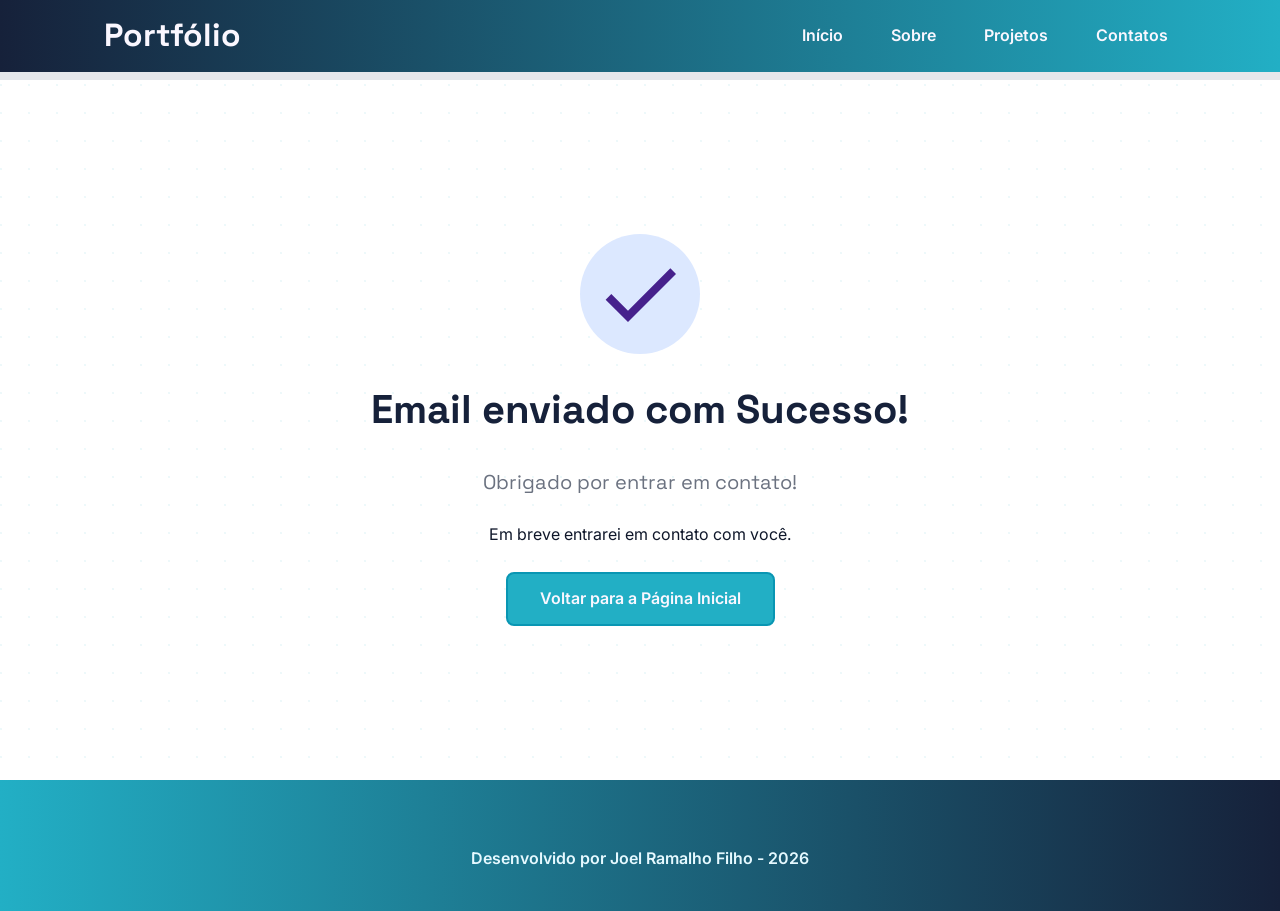
<file: success.html>
<!DOCTYPE html>
<html lang="pt-br">

<head>
    <!-- Fontes do Google -->
    <link rel="preconnect" href="https://fonts.googleapis.com">
    <link rel="preconnect" href="https://fonts.gstatic.com" crossorigin>

      <!-- Fontes do Google - Space Grotesk / Inter -->
     <link href="https://fonts.googleapis.com/css2?family=Space+Grotesk:wght@600;700&family=Inter:wght@400;500;600&display=swap" rel="stylesheet">

    <meta charset="UTF-8">

    <meta name="viewport" content="width=device-width, initial-scale=1.0">

    <meta name="author" content="Joel Ramalho Filho">
    <meta name="description" content="Portfólio de Joel Ramalho Filho, 
                desenvolvedor Full Stack especializado em criar experiências 
                digitais incríveis. Conheça meus projetos e entre em contato.">
    <meta name="robots" content="index, follow">

    <link rel="icon" type="image/svg+xml" href="./assets/img/favicon.svg">

    <!-- CSS principale da página -->
    <link rel="stylesheet" href="./assets/css/styles.css">

    <title>Portfólio do Joel Ramalho Filho</title>
</head>

<body>
    <!-- Cabeçalho da página -->
    <header>
        <div class="menu-content">
            <!-- Título do cabeçalho -->
            <a href="index.html" id="titulo"> Portfólio</a>
            <!-- Navegação -->
            <nav>
                <ul class="menu-list">
                    <li><a href="index.html#hero">Início</a></li>
                    <li><a href="index.html#about">Sobre</a></li>
                    <li><a href="index.html#projects">Projetos</a></li>
                    <li><a href="index.html#contact">Contatos</a></li>

                </ul>
            </nav>
        </div>
    </header>
    <!-- Seção Principal da Página (main) -->
    <main>
        <!-- Mensagem de Sucesso -->
        <section class="success-container">
            <article class="success-content">
                <figure class="success-icon">
                    <img src="./assets/img/success.svg" alt="Ilustração de sucesso" class="float-animation">
                </figure>
                <h1>Email enviado com Sucesso!</h1>
                <h2>Obrigado por entrar em contato!</h2>
                <p>Em breve entrarei em contato com você.</p>
                <a class="botao" href="index.html">Voltar para a Página Inicial</a>
            </article>
        </section>

    </main>
    <!-- Rodapé da Página -->
    <footer>
        <br>
        Desenvolvido por Joel Ramalho Filho - 2026
    </footer>

</body>

</html>
</file>
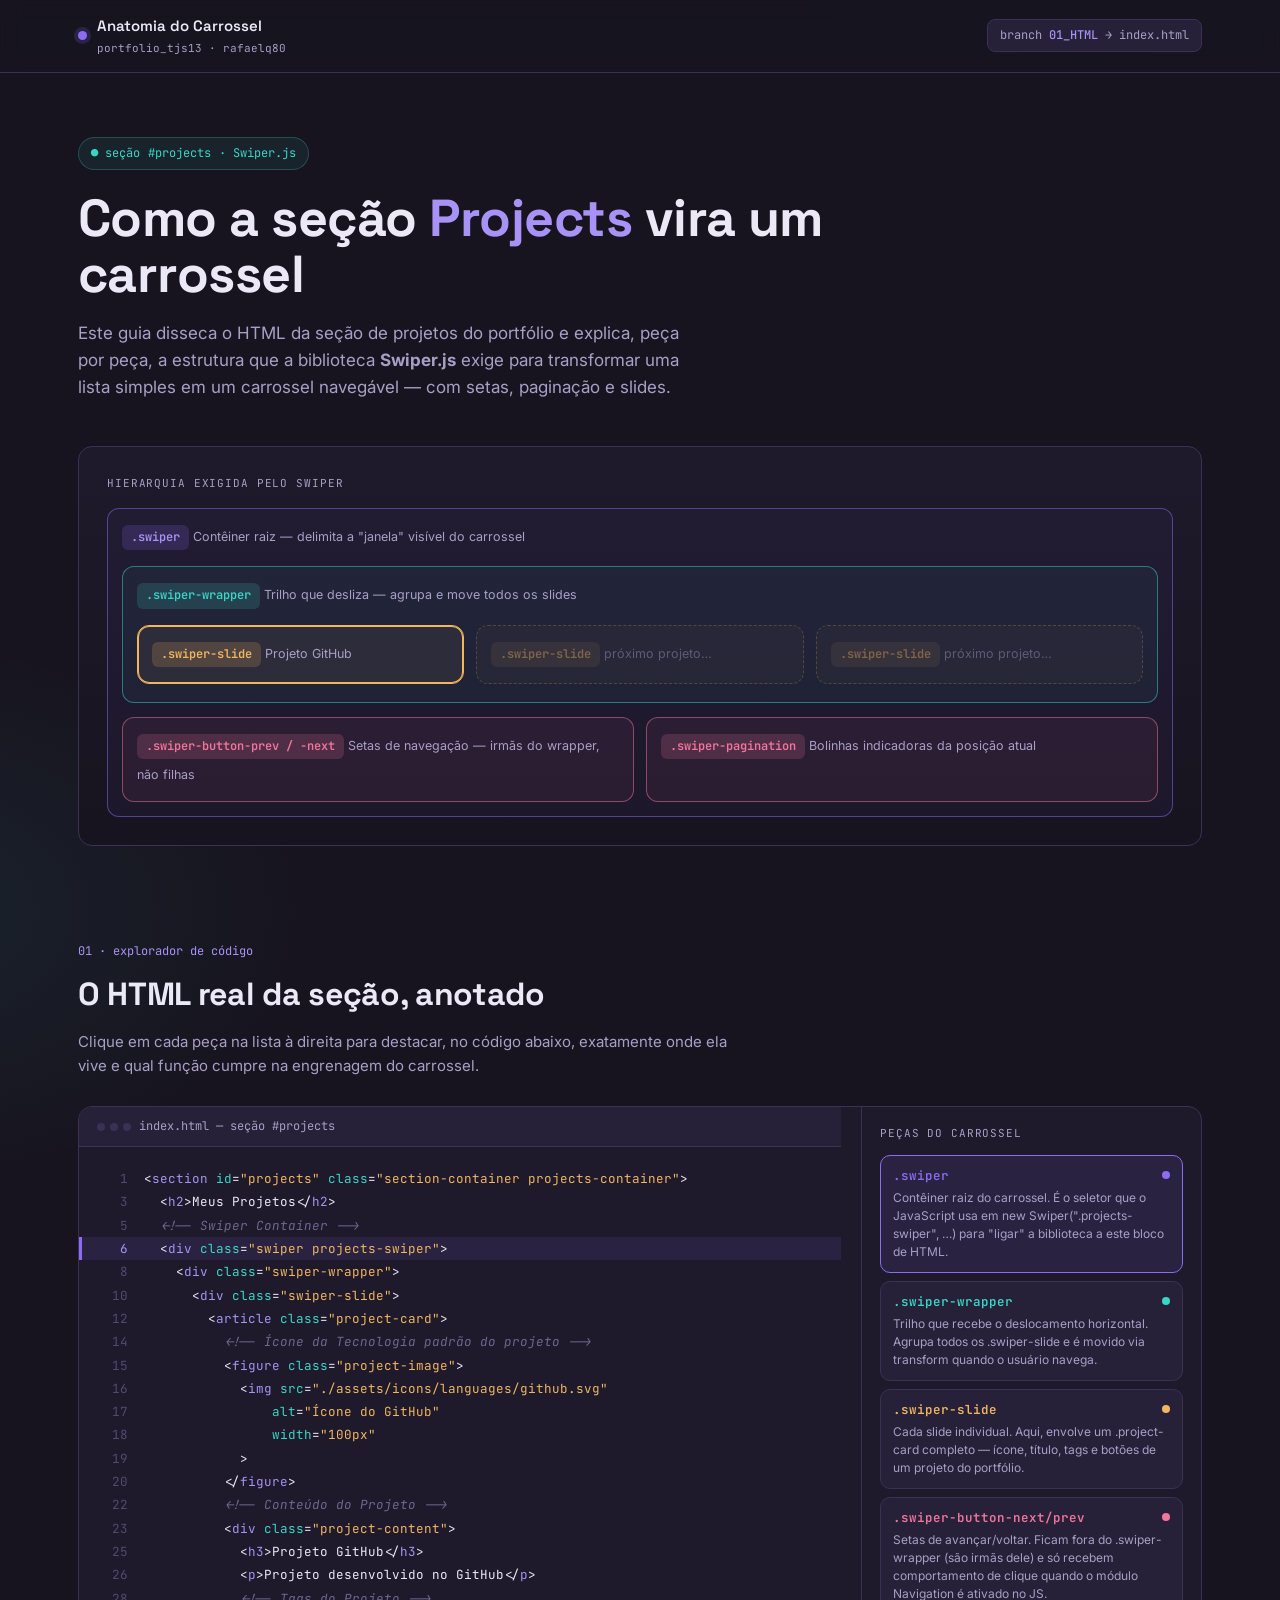
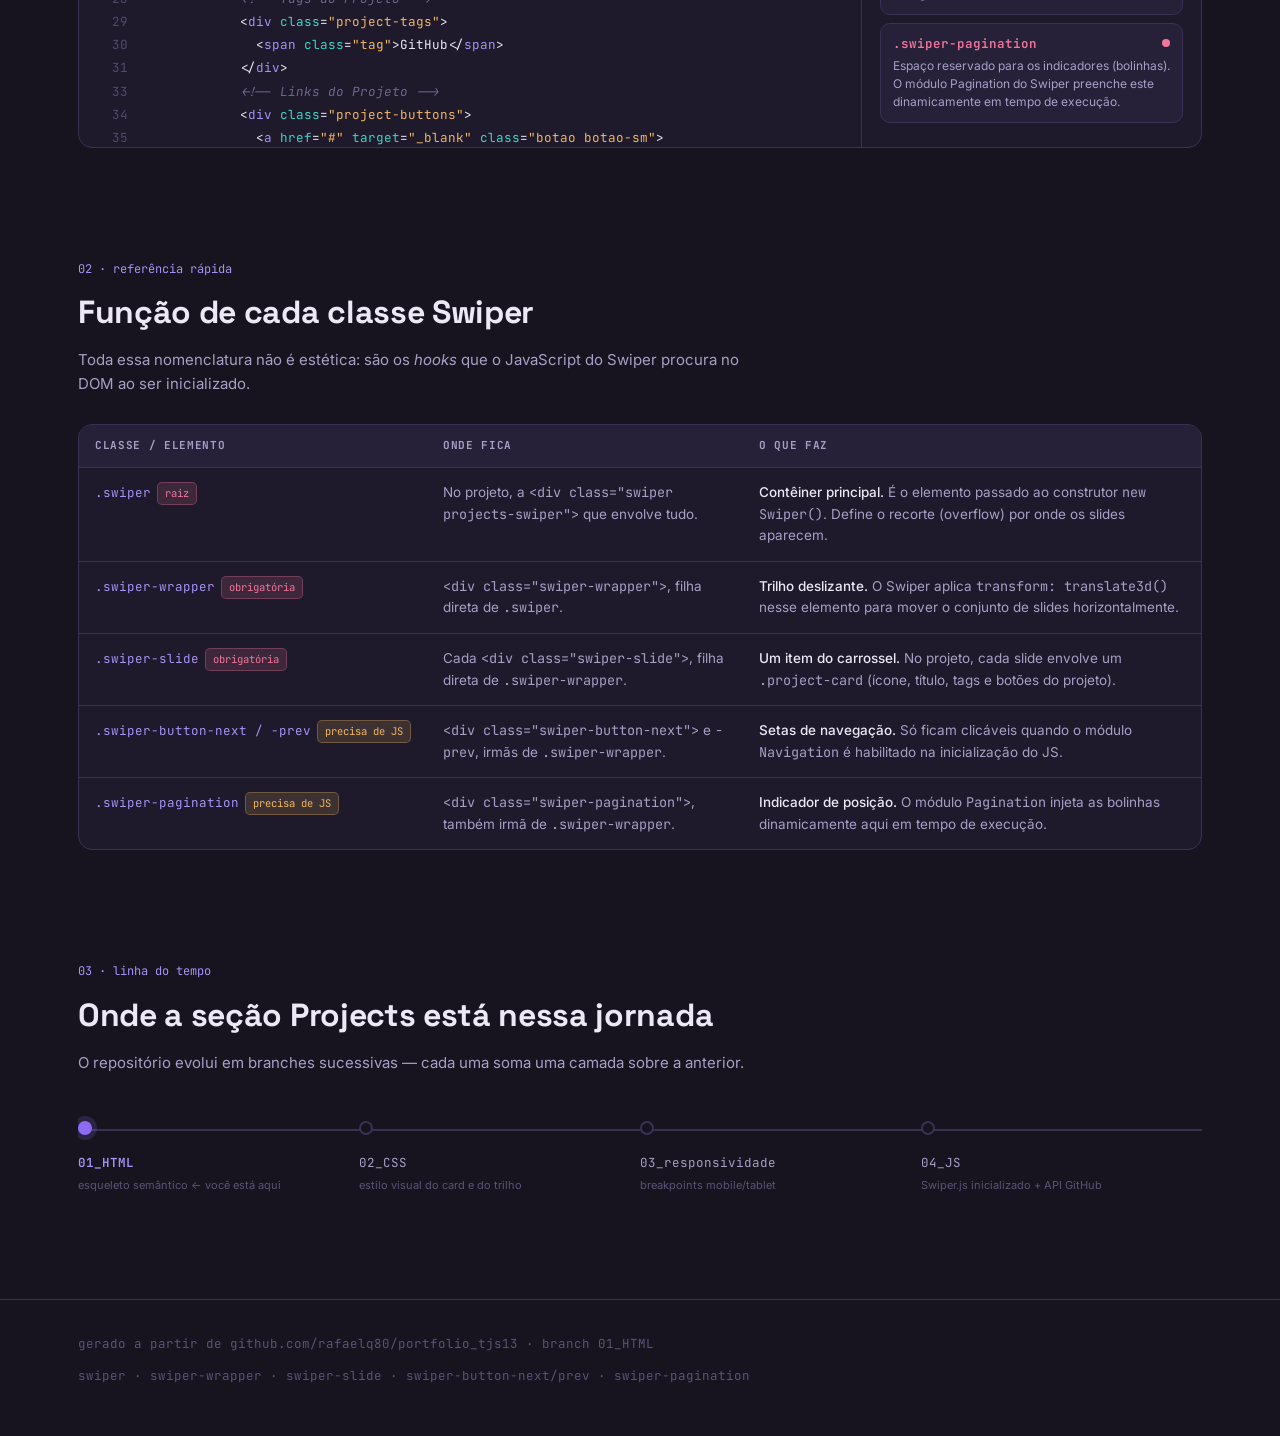
<file: assets/docs/swiper.html>
<!DOCTYPE html>
<html lang="pt-br">
<head>
<meta charset="UTF-8">
<meta name="viewport" content="width=device-width, initial-scale=1.0">
<title>Anatomia do Carrossel Swiper — Seção Projects</title>
<link rel="preconnect" href="https://fonts.googleapis.com">
<link rel="preconnect" href="https://fonts.gstatic.com" crossorigin>
<link href="https://fonts.googleapis.com/css2?family=Space+Grotesk:wght@500;600;700&family=Inter:wght@400;500;600&family=JetBrains+Mono:wght@400;500;600&display=swap" rel="stylesheet">
<style>
  :root{
    --bg: #17141f;
    --bg-soft: #1e1a2b;
    --surface: #262038;
    --surface-2: #2e2745;
    --line: #3a3155;
    --violet: #8b6cf2;
    --violet-soft: #a892f6;
    --slate: #8c86ab;
    --teal: #38d6c6;
    --amber: #f2b661;
    --rose: #f2769b;
    --text: #ece9f7;
    --text-dim: #a89fc7;
    --code-tag: #a892f6;
    --code-attr: #38d6c6;
    --code-str: #f2b661;
    --code-comment: #6e6690;
    --radius: 14px;
    --mono: 'JetBrains Mono', ui-monospace, monospace;
    --display: 'Space Grotesk', sans-serif;
    --body: 'Inter', sans-serif;
  }

  *{box-sizing:border-box;}
  html{scroll-behavior:smooth;}
  body{
    margin:0;
    background:
      radial-gradient(1000px 600px at 85% -10%, rgba(139,108,242,.16), transparent 60%),
      radial-gradient(800px 500px at -10% 30%, rgba(56,214,198,.08), transparent 55%),
      var(--bg);
    color:var(--text);
    font-family:var(--body);
    line-height:1.6;
    -webkit-font-smoothing:antialiased;
  }

  @media (prefers-reduced-motion: reduce){
    html{scroll-behavior:auto;}
    *{animation:none !important; transition:none !important;}
  }

  h1,h2,h3{font-family:var(--display); margin:0; letter-spacing:-.01em;}
  code, pre, .mono{font-family:var(--mono);}
  a{color:inherit;}

  .wrap{max-width:1180px; margin:0 auto; padding:0 28px;}

  /* ---------- TOPBAR ---------- */
  .topbar{
    position:sticky; top:0; z-index:50;
    backdrop-filter:blur(10px);
    background:rgba(23,20,31,.85);
    border-bottom:1px solid var(--line);
  }
  .topbar .wrap{display:flex; align-items:center; justify-content:space-between; padding:14px 28px;}
  .brand{display:flex; align-items:center; gap:10px; font-family:var(--display); font-weight:600; font-size:15px;}
  .brand .dot{width:9px; height:9px; border-radius:50%; background:var(--violet); box-shadow:0 0 0 4px rgba(139,108,242,.18);}
  .brand small{display:block; color:var(--text-dim); font-family:var(--mono); font-weight:400; font-size:11px; margin-top:2px;}
  .path{font-family:var(--mono); font-size:12px; color:var(--text-dim); background:var(--surface); padding:6px 12px; border-radius:8px; border:1px solid var(--line);}
  .path b{color:var(--violet-soft); font-weight:500;}

  /* ---------- HERO ---------- */
  .hero{padding:64px 0 40px;}
  .eyebrow{
    display:inline-flex; align-items:center; gap:8px;
    font-family:var(--mono); font-size:12px; color:var(--teal);
    background:rgba(56,214,198,.08); border:1px solid rgba(56,214,198,.25);
    padding:6px 12px; border-radius:999px; margin-bottom:20px;
  }
  .hero h1{font-size:clamp(32px,4.4vw,52px); line-height:1.08; max-width:780px;}
  .hero h1 span{color:var(--violet-soft);}
  .hero p.lead{max-width:620px; color:var(--text-dim); font-size:17px; margin-top:18px;}

  /* ---------- DIAGRAM (signature element) ---------- */
  .diagram{
    margin-top:44px; border:1px solid var(--line); border-radius:var(--radius);
    background:linear-gradient(180deg, var(--bg-soft), var(--bg));
    padding:28px; overflow-x:auto;
  }
  .diagram-label{font-family:var(--mono); font-size:11px; color:var(--text-dim); margin-bottom:16px; text-transform:uppercase; letter-spacing:.08em;}
  .stack{min-width:640px;}
  .box{border-radius:12px; border:1.5px solid; padding:14px; position:relative; transition:transform .18s ease, box-shadow .18s ease;}
  .box:hover{transform:translateY(-2px);}
  .box .tag{
    font-family:var(--mono); font-size:12px; font-weight:600; display:inline-flex; align-items:center; gap:6px;
    padding:3px 9px; border-radius:6px; margin-bottom:2px;
  }
  .box .desc{font-size:12.5px; color:var(--text-dim); margin-top:4px;}
  .box.swiper{border-color:rgba(139,108,242,.5); background:rgba(139,108,242,.05);}
  .box.swiper > .tag{background:rgba(139,108,242,.18); color:var(--violet-soft);}
  .box.wrapper{border-color:rgba(56,214,198,.5); background:rgba(56,214,198,.05); margin-top:14px;}
  .box.wrapper > .tag{background:rgba(56,214,198,.16); color:var(--teal);}
  .slides-row{display:flex; gap:12px; margin-top:14px; overflow-x:auto; padding-bottom:4px;}
  .box.slide{border-color:rgba(242,182,97,.5); background:rgba(242,182,97,.06); min-width:150px; flex:1;}
  .box.slide > .tag{background:rgba(242,182,97,.18); color:var(--amber);}
  .box.slide.active-repo{border-color:var(--amber); box-shadow:0 0 0 1px var(--amber) inset;}
  .box.slide.ghost{opacity:.45; border-style:dashed;}
  .siblings-row{display:flex; gap:12px; margin-top:14px;}
  .box.nav{border-color:rgba(242,118,155,.5); background:rgba(242,118,155,.06); flex:1;}
  .box.nav > .tag{background:rgba(242,118,155,.18); color:var(--rose);}
  .box.pagination{border-color:rgba(242,118,155,.5); background:rgba(242,118,155,.06); flex:1;}
  .box.pagination > .tag{background:rgba(242,118,155,.18); color:var(--rose);}

  /* ---------- SECTION HEADERS ---------- */
  .section{padding:56px 0;}
  .section-head{margin-bottom:28px; max-width:680px;}
  .section-head .kicker{font-family:var(--mono); font-size:12px; color:var(--violet-soft); margin-bottom:8px;}
  .section-head h2{font-size:clamp(24px,3vw,32px);}
  .section-head p{color:var(--text-dim); margin-top:10px; font-size:15px;}

  /* ---------- EXPLORER (interactive signature) ---------- */
  .explorer{
    display:grid; grid-template-columns:1fr 340px; gap:20px;
    border:1px solid var(--line); border-radius:var(--radius); overflow:hidden;
    background:var(--bg-soft);
  }
  @media (max-width:880px){ .explorer{grid-template-columns:1fr;} }

  .code-pane{padding:0; overflow:auto; max-height:640px;}
  .code-pane .file-tab{
    display:flex; align-items:center; gap:8px; padding:10px 18px; font-family:var(--mono); font-size:12px;
    color:var(--text-dim); border-bottom:1px solid var(--line); background:var(--surface); position:sticky; top:0;
  }
  .file-tab .dots{display:flex; gap:5px;}
  .file-tab .dots span{width:8px; height:8px; border-radius:50%; background:var(--line);}
  pre.code{margin:0; padding:20px 0; font-size:12.6px; line-height:1.85;}
  .line{display:flex; padding:0 18px; border-left:3px solid transparent; cursor:default; white-space:pre;}
  .line .ln{width:28px; flex:none; color:#514a70; user-select:none; text-align:right; margin-right:16px;}
  .line .code-text{white-space:pre-wrap; word-break:break-word;}
  .line.hl{background:rgba(139,108,242,.1); border-left-color:var(--violet);}
  .line.hl .ln{color:var(--violet-soft);}
  .tk-tag{color:var(--code-tag);}
  .tk-attr{color:var(--code-attr);}
  .tk-str{color:var(--code-str);}
  .tk-comment{color:var(--code-comment); font-style:italic;}
  .tk-punc{color:#7a7396;}

  .legend{border-left:1px solid var(--line); padding:18px; overflow:auto; max-height:640px;}
  .legend-title{font-family:var(--mono); font-size:11px; text-transform:uppercase; letter-spacing:.08em; color:var(--text-dim); margin-bottom:12px;}
  .chip{
    display:block; width:100%; text-align:left; background:var(--surface); border:1px solid var(--line);
    border-radius:10px; padding:11px 12px; margin-bottom:8px; cursor:pointer; color:var(--text);
    font-family:var(--body); font-size:13px; transition:border-color .15s ease, background .15s ease;
  }
  .chip .chip-top{display:flex; align-items:center; justify-content:space-between; gap:8px;}
  .chip .chip-name{font-family:var(--mono); font-size:12.5px; font-weight:600;}
  .chip .chip-fn{display:block; margin-top:5px; color:var(--text-dim); font-size:12px; line-height:1.5;}
  .chip.active{border-color:var(--violet); background:rgba(139,108,242,.1);}
  .chip.active .chip-name{color:var(--violet-soft);}
  .chip .swatch{width:8px; height:8px; border-radius:50%; flex:none;}

  /* ---------- TABLE ---------- */
  .table-card{border:1px solid var(--line); border-radius:var(--radius); overflow:hidden; background:var(--bg-soft);}
  table{width:100%; border-collapse:collapse; font-size:13.5px;}
  thead th{
    text-align:left; font-family:var(--mono); font-size:11px; text-transform:uppercase; letter-spacing:.06em;
    color:var(--text-dim); background:var(--surface); padding:12px 16px; border-bottom:1px solid var(--line);
  }
  tbody td{padding:14px 16px; border-bottom:1px solid var(--line); vertical-align:top; color:var(--text-dim);}
  tbody tr:last-child td{border-bottom:none;}
  tbody td.cls{font-family:var(--mono); color:var(--violet-soft); font-size:12.5px; white-space:nowrap;}
  tbody td strong{color:var(--text); font-weight:500;}
  .badge{display:inline-block; font-family:var(--mono); font-size:10.5px; padding:2px 7px; border-radius:5px; margin-left:6px;}
  .badge.required{background:rgba(242,118,155,.15); color:var(--rose); border:1px solid rgba(242,118,155,.3);}
  .badge.needs-js{background:rgba(242,182,97,.15); color:var(--amber); border:1px solid rgba(242,182,97,.3);}

  /* ---------- CALLOUT ---------- */
  .callout{
    display:flex; gap:14px; border:1px solid rgba(242,182,97,.35); background:rgba(242,182,97,.06);
    border-radius:var(--radius); padding:20px 22px; margin-top:20px;
  }
  .callout .icon{font-size:20px; flex:none; margin-top:2px;}
  .callout h3{font-size:15px; margin-bottom:6px; color:var(--amber); font-family:var(--body); font-weight:600;}
  .callout p{margin:0; color:var(--text-dim); font-size:13.5px;}
  .callout code{background:var(--surface); padding:1px 6px; border-radius:4px; color:var(--code-str); font-size:12px;}

  .callout.bug{border-color:rgba(139,108,242,.35); background:rgba(139,108,242,.06);}
  .callout.bug h3{color:var(--violet-soft);}

  /* ---------- ROADMAP ---------- */
  .roadmap{display:flex; gap:0; margin-top:8px; overflow-x:auto;}
  .stop{flex:1; min-width:150px; position:relative; padding:18px 16px 18px 0;}
  .stop::before{content:""; position:absolute; top:26px; left:0; right:-0px; height:2px; background:var(--line);}
  .stop:first-child::before{left:0;}
  .stop .node{
    width:14px; height:14px; border-radius:50%; background:var(--bg); border:2px solid var(--line);
    position:relative; z-index:2; margin-bottom:14px;
  }
  .stop.current .node{border-color:var(--violet); background:var(--violet); box-shadow:0 0 0 5px rgba(139,108,242,.18);}
  .stop .name{font-family:var(--mono); font-size:12.5px; color:var(--text-dim);}
  .stop.current .name{color:var(--violet-soft); font-weight:600;}
  .stop .tag2{display:block; font-size:11px; color:#5a5378; margin-top:3px;}

  footer{border-top:1px solid var(--line); padding:34px 0 50px; margin-top:30px;}
  footer .wrap{display:flex; justify-content:space-between; align-items:center; flex-wrap:wrap; gap:12px;}
  footer p{margin:0; color:#5a5378; font-size:12.5px; font-family:var(--mono);}

  ::selection{background:rgba(139,108,242,.35);}
  ::-webkit-scrollbar{height:8px; width:8px;}
  ::-webkit-scrollbar-thumb{background:var(--line); border-radius:8px;}
</style>
</head>
<body>

  <div class="topbar">
    <div class="wrap">
      <div class="brand">
        <span class="dot"></span>
        <div>
          Anatomia do Carrossel
          <small>portfolio_tjs13 · rafaelq80</small>
        </div>
      </div>
      <div class="path">branch <b>01_HTML</b> → <span id="pathFile">index.html</span></div>
    </div>
  </div>

  <header class="hero">
    <div class="wrap">
      <span class="eyebrow">● seção <code>#projects</code> · Swiper.js</span>
      <h1>Como a seção <span>Projects</span> vira um carrossel</h1>
      <p class="lead">Este guia disseca o HTML da seção de projetos do portfólio e explica, peça por peça, a estrutura que a biblioteca <strong>Swiper.js</strong> exige para transformar uma lista simples em um carrossel navegável — com setas, paginação e slides.</p>

      <div class="diagram">
        <div class="diagram-label">Hierarquia exigida pelo Swiper</div>
        <div class="stack">
          <div class="box swiper">
            <span class="tag">.swiper</span>
            <span class="desc">Contêiner raiz — delimita a "janela" visível do carrossel</span>

            <div class="box wrapper">
              <span class="tag">.swiper-wrapper</span>
              <span class="desc">Trilho que desliza — agrupa e move todos os slides</span>

              <div class="slides-row">
                <div class="box slide active-repo">
                  <span class="tag">.swiper-slide</span>
                  <span class="desc">Projeto GitHub</span>
                </div>
                <div class="box slide ghost">
                  <span class="tag">.swiper-slide</span>
                  <span class="desc">próximo projeto…</span>
                </div>
                <div class="box slide ghost">
                  <span class="tag">.swiper-slide</span>
                  <span class="desc">próximo projeto…</span>
                </div>
              </div>
            </div>

            <div class="siblings-row">
              <div class="box nav">
                <span class="tag">.swiper-button-prev / -next</span>
                <span class="desc">Setas de navegação — irmãs do wrapper, não filhas</span>
              </div>
              <div class="box pagination">
                <span class="tag">.swiper-pagination</span>
                <span class="desc">Bolinhas indicadoras da posição atual</span>
              </div>
            </div>
          </div>
        </div>
      </div>
    </div>
  </header>

  <section class="section">
    <div class="wrap">
      <div class="section-head">
        <div class="kicker">01 · explorador de código</div>
        <h2>O HTML real da seção, anotado</h2>
        <p>Clique em cada peça na lista à direita para destacar, no código abaixo, exatamente onde ela vive e qual função cumpre na engrenagem do carrossel.</p>
      </div>

      <div class="explorer">
        <div class="code-pane">
          <div class="file-tab">
            <span class="dots"><span></span><span></span><span></span></span>
            index.html — seção #projects
          </div>
          <pre class="code" id="codeBlock"></pre>
        </div>
        <div class="legend">
          <div class="legend-title">Peças do carrossel</div>
          <div id="chipList"></div>
        </div>
      </div>
    </div>
  </section>

  <section class="section">
    <div class="wrap">
      <div class="section-head">
        <div class="kicker">02 · referência rápida</div>
        <h2>Função de cada classe Swiper</h2>
        <p>Toda essa nomenclatura não é estética: são os <em>hooks</em> que o JavaScript do Swiper procura no DOM ao ser inicializado.</p>
      </div>

      <div class="table-card">
        <table>
          <thead>
            <tr><th>Classe / elemento</th><th>Onde fica</th><th>O que faz</th></tr>
          </thead>
          <tbody>
            <tr>
              <td class="cls">.swiper<span class="badge required">raiz</span></td>
              <td>No projeto, a <code>&lt;div class="swiper projects-swiper"&gt;</code> que envolve tudo.</td>
              <td><strong>Contêiner principal.</strong> É o elemento passado ao construtor <code>new Swiper()</code>. Define o recorte (overflow) por onde os slides aparecem.</td>
            </tr>
            <tr>
              <td class="cls">.swiper-wrapper<span class="badge required">obrigatória</span></td>
              <td><code>&lt;div class="swiper-wrapper"&gt;</code>, filha direta de <code>.swiper</code>.</td>
              <td><strong>Trilho deslizante.</strong> O Swiper aplica <code>transform: translate3d()</code> nesse elemento para mover o conjunto de slides horizontalmente.</td>
            </tr>
            <tr>
              <td class="cls">.swiper-slide<span class="badge required">obrigatória</span></td>
              <td>Cada <code>&lt;div class="swiper-slide"&gt;</code>, filha direta de <code>.swiper-wrapper</code>.</td>
              <td><strong>Um item do carrossel.</strong> No projeto, cada slide envolve um <code>.project-card</code> (ícone, título, tags e botões do projeto).</td>
            </tr>
            <tr>
              <td class="cls">.swiper-button-next / -prev<span class="badge needs-js">precisa de JS</span></td>
              <td><code>&lt;div class="swiper-button-next"&gt;</code> e <code>-prev</code>, irmãs de <code>.swiper-wrapper</code>.</td>
              <td><strong>Setas de navegação.</strong> Só ficam clicáveis quando o módulo <code>Navigation</code> é habilitado na inicialização do JS.</td>
            </tr>
            <tr>
              <td class="cls">.swiper-pagination<span class="badge needs-js">precisa de JS</span></td>
              <td><code>&lt;div class="swiper-pagination"&gt;</code>, também irmã de <code>.swiper-wrapper</code>.</td>
              <td><strong>Indicador de posição.</strong> O módulo <code>Pagination</code> injeta as bolinhas dinamicamente aqui em tempo de execução.</td>
            </tr>
          </tbody>
        </table>
      </div>

    </div>
  </section>

  <section class="section">
    <div class="wrap">
      <div class="section-head">
        <div class="kicker">03 · linha do tempo</div>
        <h2>Onde a seção Projects está nessa jornada</h2>
        <p>O repositório evolui em branches sucessivas — cada uma soma uma camada sobre a anterior.</p>
      </div>
      <div class="roadmap">
        <div class="stop current"><div class="node"></div><span class="name">01_HTML</span><span class="tag2">esqueleto semântico ← você está aqui</span></div>
        <div class="stop"><div class="node"></div><span class="name">02_CSS</span><span class="tag2">estilo visual do card e do trilho</span></div>
        <div class="stop"><div class="node"></div><span class="name">03_responsividade</span><span class="tag2">breakpoints mobile/tablet</span></div>
        <div class="stop"><div class="node"></div><span class="name">04_JS</span><span class="tag2">Swiper.js inicializado + API GitHub</span></div>
      </div>
    </div>
  </section>

  <footer>
    <div class="wrap">
      <p>gerado a partir de github.com/rafaelq80/portfolio_tjs13 · branch 01_HTML</p>
      <p>swiper · swiper-wrapper · swiper-slide · swiper-button-next/prev · swiper-pagination</p>
    </div>
  </footer>

<script>
(function(){
  // Código real da seção #projects, tokenizado em spans para o painel de anotação.
  // Cada linha carrega um data-part opcional que a liga a um chip da legenda.
  const lines = [
    {t:'&lt;section id="projects" class="section-container projects-container"&gt;', part:null},
    {t:'', part:null},
    {t:'  &lt;h2&gt;Meus Projetos&lt;/h2&gt;', part:null},
    {t:'', part:null},
    {t:'  &lt;!-- Swiper Container --&gt;', part:null, comment:true},
    {t:'  &lt;div class="swiper projects-swiper"&gt;', part:'swiper'},
    {t:'', part:'swiper'},
    {t:'    &lt;div class="swiper-wrapper"&gt;', part:'wrapper'},
    {t:'', part:'wrapper'},
    {t:'      &lt;div class="swiper-slide"&gt;', part:'slide'},
    {t:'', part:'slide'},
    {t:'        &lt;article class="project-card"&gt;', part:'slide'},
    {t:'', part:'slide'},
    {t:'          &lt;!-- Ícone da Tecnologia padrão do projeto --&gt;', part:'slide', comment:true},
    {t:'          &lt;figure class="project-image"&gt;', part:'slide'},
    {t:'            &lt;img src="./assets/icons/languages/github.svg"', part:'slide'},
    {t:'                alt="Ícone do GitHub"', part:'slide'},
    {t:'                width="100px"', part:'slide'},
    {t:'            &gt;', part:'slide'},
    {t:'          &lt;/figure&gt;', part:'slide'},
    {t:'', part:'slide'},
    {t:'          &lt;!-- Conteúdo do Projeto --&gt;', part:'slide', comment:true},
    {t:'          &lt;div class="project-content"&gt;', part:'slide'},
    {t:'', part:'slide'},
    {t:'            &lt;h3&gt;Projeto GitHub&lt;/h3&gt;', part:'slide'},
    {t:'            &lt;p&gt;Projeto desenvolvido no GitHub&lt;/p&gt;', part:'slide'},
    {t:'', part:'slide'},
    {t:'            &lt;!-- Tags do Projeto --&gt;', part:'slide', comment:true},
    {t:'            &lt;div class="project-tags"&gt;', part:'slide'},
    {t:'              &lt;span class="tag"&gt;GitHub&lt;/span&gt;', part:'slide'},
    {t:'            &lt;/div&gt;', part:'slide'},
    {t:'', part:'slide'},
    {t:'            &lt;!-- Links do Projeto --&gt;', part:'slide', comment:true},
    {t:'            &lt;div class="project-buttons"&gt;', part:'slide'},
    {t:'              &lt;a href="#" target="_blank" class="botao botao-sm"&gt;', part:'slide'},
    {t:'                GitHub', part:'slide'},
    {t:'              &lt;/a&gt;', part:'slide'},
    {t:'              &lt;a href="#" target="_blank" class="botao-outline botao-sm"&gt;', part:'slide'},
    {t:'                Deploy', part:'slide'},
    {t:'              &lt;/a&gt;', part:'slide'},
    {t:'            &lt;/div&gt;', part:'slide'},
    {t:'', part:'slide'},
    {t:'          &lt;/div&gt;', part:'slide'},
    {t:'', part:'slide'},
    {t:'        &lt;/article&gt;', part:'slide'},
    {t:'', part:'slide'},
    {t:'      &lt;/div&gt; &lt;!-- fecha o slide --&gt;', part:'slide'},
    {t:'', part:'wrapper'},
    {t:'    &lt;/div&gt;', part:'wrapper'},
    {t:'', part:'swiper'},
    {t:'    &lt;!-- Botões de Navegação --&gt;', part:'nav', comment:true},
    {t:'    &lt;div class="swiper-button-next"&gt;&lt;/div&gt;', part:'nav'},
    {t:'    &lt;div class="swiper-button-prev"&gt;&lt;/div&gt;', part:'nav'},
    {t:'', part:'swiper'},
    {t:'    &lt;!-- Paginação --&gt;', part:'pagination', comment:true},
    {t:'    &lt;div class="swiper-pagination"&gt;&lt;/div&gt;', part:'pagination'},
    {t:'', part:null},
    {t:'  &lt;/div&gt;', part:'swiper'},
    {t:'', part:null},
    {t:'&lt;/section&gt;', part:null},
  ];

  const parts = {
    swiper:     {name:'.swiper',                color:'#8b6cf2', fn:'Contêiner raiz do carrossel. É o seletor que o JavaScript usa em new Swiper(".projects-swiper", …) para "ligar" a biblioteca a este bloco de HTML.'},
    wrapper:    {name:'.swiper-wrapper',         color:'#38d6c6', fn:'Trilho que recebe o deslocamento horizontal. Agrupa todos os .swiper-slide e é movido via transform quando o usuário navega.'},
    slide:      {name:'.swiper-slide',           color:'#f2b661', fn:'Cada slide individual. Aqui, envolve um .project-card completo — ícone, título, tags e botões de um projeto do portfólio.'},
    nav:        {name:'.swiper-button-next/prev',color:'#f2769b', fn:'Setas de avançar/voltar. Ficam fora do .swiper-wrapper (são irmãs dele) e só recebem comportamento de clique quando o módulo Navigation é ativado no JS.'},
    pagination: {name:'.swiper-pagination',      color:'#f2769b', fn:'Espaço reservado para os indicadores (bolinhas). O módulo Pagination do Swiper preenche este <div> dinamicamente em tempo de execução.'}
  };

  const codeBlock = document.getElementById('codeBlock');
  const chipList = document.getElementById('chipList');

  function highlight(raw){
    const M1 = '\u0001', M2 = '\u0002'; // marcadores temporários, fora do alfabeto do HTML
    let out = raw.replace(/(&lt;\/?)([a-zA-Z0-9]+)/g, (m, p1, p2) => p1 + M1 + 'TAG' + M2 + p2 + M1 + M2);
    out = out.replace(/([a-zA-Z-]+)(=)(&quot;|")([^"]*)(&quot;|")/g, (m, p1, p2, p3, p4, p5) =>
      M1 + 'ATTR' + M2 + p1 + M1 + M2 + p2 + M1 + 'STR' + M2 + p3 + p4 + p5 + M1 + M2
    );
    out = out.replace(new RegExp(M1+'TAG'+M2+'(.*?)'+M1+M2, 'g'), '<span class="tk-tag">$1</span>');
    out = out.replace(new RegExp(M1+'ATTR'+M2+'(.*?)'+M1+M2, 'g'), '<span class="tk-attr">$1</span>');
    out = out.replace(new RegExp(M1+'STR'+M2+'(.*?)'+M1+M2, 'g'), '<span class="tk-str">$1</span>');
    return out;
  }

  lines.forEach((line, i) => {
    const row = document.createElement('div');
    row.className = 'line' + (line.part ? ' part-'+line.part : '');
    if(line.part) row.dataset.part = line.part;
    const ln = document.createElement('span');
    ln.className = 'ln';
    ln.textContent = line.t ? (i+1) : '';
    const codeText = document.createElement('span');
    codeText.className = 'code-text' + (line.comment ? ' tk-comment' : '');
    codeText.innerHTML = line.comment ? line.t : highlight(line.t);
    row.appendChild(ln);
    row.appendChild(codeText);
    codeBlock.appendChild(row);
  });

  Object.keys(parts).forEach(key => {
    const p = parts[key];
    const chip = document.createElement('button');
    chip.className = 'chip';
    chip.dataset.part = key;
    chip.innerHTML =
      '<span class="chip-top">' +
        '<span class="chip-name" style="color:'+p.color+'">'+p.name+'</span>' +
        '<span class="swatch" style="background:'+p.color+'"></span>' +
      '</span>' +
      '<span class="chip-fn">'+p.fn+'</span>';
    chip.addEventListener('click', () => selectPart(key, chip));
    chipList.appendChild(chip);
  });

  function selectPart(key, chipEl){
    document.querySelectorAll('.chip').forEach(c => c.classList.remove('active'));
    document.querySelectorAll('.line').forEach(l => l.classList.remove('hl'));
    chipEl.classList.add('active');
    const target = document.querySelector('.line[data-part="'+key+'"]');
    document.querySelectorAll('.line[data-part="'+key+'"]').forEach(l => l.classList.add('hl'));
    if(target) target.scrollIntoView({block:'center', behavior:'smooth'});
  }

  // seleciona .swiper por padrão para orientar o primeiro olhar
  const firstChip = chipList.querySelector('.chip');
  if(firstChip) selectPart('swiper', firstChip);
})();
</script>
</body>
</html>
</file>
<file: assets/css/styles.css>
* {
    margin: 0;
    padding: 0;
    box-sizing: border-box;
    font-family: 'Inter', sans-serif;
    font-weight: 400;
    text-decoration: none;
    outline: none;
}

/* Variáveis */
:root {
    /* Fontes adicionadas para variação dentro da pagina */
    --font-heading: 'Space Grotesk', sans-serif;
    --font-body: 'Inter', sans-serif;

    /* Paleta de cores - Creme */

    --iceblue: #f3fbfc;

    /* Navy + ciano neon, deixei como escrita purple para evitar que quebre o código que havia feito */
    --purple-50: #eef4ff;
    --purple-100: #dce8ff;
    --purple-200: #b3cfff;
    --purple-300: #89b3ff;
    --purple-400: #5c95f5;
    --purple-500: #22afc5;
    --purple-600: #0996b3;
    --purple-700: #1e293b;
    --purple-800: #16213a;
    --purple-900: #0f172a;
    --purple-950: #070c17;

    /* Cores Neutras */
    --gray-200: #e5e7eb;
    --gray-400: #6b7280;
    --black: #0f172a;
    --white: #FAF7FF;

    /* Cor para o Fundo */

    --fundo-cor1: ##c9edf1;

    /* Cor descrição rodapé */
    --rodape-cor1: #e5f9ff;
    /* Cores de Estado */
    --error: #e63946;

    /* Sombras */

    --shadow-sm: 0 0.25rem 0.5rem rgba(15, 23, 42, 0.04);
    --shadow-md: 0 0.25rem 0.75rem rgba(15, 23, 42, 0.10);
    --shadow-lg: 0 0.5rem 1.5rem rgba(15, 23, 42, 0.18);


    /* Espaçamentos */
    --spacing-xs: 0.5rem;
    --spacing-sm: 1rem;
    --spacing-md: 1.5rem;
    --spacing-lg: 2rem;
    --spacing-xl: 3rem;
    --spacing-2xl: 4rem;

    /* Tamanhos de Fonte */
    --text-sm: 0.75rem;
    --text-base: 1rem;
    --text-lg: 1.25rem;
    --text-xl: 1.5rem;
    --text-2xl: 2rem;
    --text-3xl: 2.5rem;

    /* Border Radius */
    --radius-sm: 0.25rem;
    --radius-md: 0.5rem;
    --radius-lg: 1rem;
    --radius-xl: 2rem;
    --radius-full: 50%;

    /* Animação Padrão */
    --transition-default: all 0.3s ease;
}

h1,
h2,
h3,
#titulo {
    font-family: var(--font-heading);
}

html {
    scroll-behavior: smooth;
}

body {
    display: flex;
    flex-direction: column;
    min-height: 100vh;
    background-color: var(--fundo-cor1);
    background-image:
        radial-gradient(circle at 1px 1px, rgba(34, 175, 197, 0.08) 1px, transparent 0);
    background-size: 28px 28px;
    line-height: 1.6;
    color: var(--black);
}

main {
    flex: 1;
}

/* Seções - Base Comum */

.section-container {
    background-color: var(--iceblue);
    max-width: 70rem;
    margin: 0 auto;
    padding: var(--spacing-xl) var(--spacing-md);
    scroll-margin-top: 6rem;
    border-radius: var(--radius-lg);
    box-shadow: var(--shadow-sm);
}

/* Botões */

.buttons-container {
    display: flex;
    gap: var(--spacing-sm);
}

.botao,
.botao-outline {
    display: inline-block;
    padding: 0.75rem 2rem;
    border: 0.15rem solid transparent;
    border-radius: var(--radius-md);
    font-size: var(--text-base);
    font-weight: 600;
    text-align: center;
    cursor: pointer;
    transition: var(--transition-default);
}

.botao {
    border-color: var(--purple-600);
    background-color: var(--purple-500);
    color: var(--white);
}

.botao:hover {
    border-color: var(--purple-700);
    background-color: var(--purple-600);
    box-shadow: var(--shadow-md);
    transform: translateY(-0.25rem);
}

.botao-outline {
    border-color: var(--purple-500);
    background-color: transparent;
    color: var(--purple-500);
}

.botao-outline:hover {
    border-color: var(--purple-600);
    background-color: var(--purple-50);
    color: var(--purple-800);
    transform: translateY(-0.25rem);
}

/* Botões pequenos - Card Projetos */

.botao.botao-sm,
.botao-outline.botao-sm {
    min-width: 6rem;
    padding: 0.25rem var(--spacing-sm);
    border-width: 0.125rem;
    border-radius: 0.25rem;
    font-size: var(--text-sm);
}

/* Seção Header - Cabeçalho e Menu */

header {
    position: sticky;
    top: 0;
    z-index: 1000;
    width: 100%;
    height: 5rem;
    border-bottom: var(--spacing-xs) solid var(--gray-200);
    box-shadow: var(--purple-800);
    background: linear-gradient(to left, var(--purple-500), var(--purple-800));
    background-color: var(--purple-800);
}

header a {
    font-weight: 600;
    color: var(--white);
    transition: color 0.3s ease;
}

header a:hover {
    color: var(--purple-100);
}

#titulo {
    font-size: var(--text-2xl);
    font-weight: 700;
}

.menu-content {
    display: flex;
    justify-content: space-between;
    align-items: center;
    max-width: 70rem;
    height: 100%;
    margin: 0 auto;
    padding: 0 var(--spacing-md);
}

.menu-list {
    display: flex;
    gap: var(--spacing-lg);
    list-style: none;
}

.menu-list a {
    padding: var(--spacing-xs);
}

/* Seção Hero */
.hero-container {
    display: flex;
    align-items: center;
    gap: var(--spacing-2xl);
    min-height: calc(100vh - 5rem);
}

.hero-content {
    display: flex;
    flex: 1;
    flex-direction: column;
    gap: var(--spacing-md);
}

.hero-content span {
    font-size: var(--text-xl);
    font-weight: 700;
}

.hero-content h1 {
    font-size: var(--text-3xl);
    font-weight: 700;
    color: var(--black)
}

/* Configura todos os Paragrafos */

.hero-content p,
.about-content p,
.contact-info p {
    font-size: var(--text-lg);
    color: var(--gray-400);
}

.hero-image {
    display: flex;
    flex: 1;
    justify-content: center;
}

.hero-image img {
    width: 100%;
    max-width: 100%;
    border-radius: var(--radius-xl);
}

/* Animação Flutuante */
@keyframes float {

    0%,
    100% {
        transform: translateY(0);
    }

    50% {
        transform: translateY(-1.25rem);
    }

}

/* Usa animação */
.float-animation {
    animation: float 3s ease-in-out infinite;
}

/* Seção About*/
.about-container {
    display: flex;
    align-items: center;
    gap: var(--spacing-2xl);
    margin: var(--spacing-2xl) auto;
    border-radius: var(--radius-lg);
    background-color: #f6fdff;

}

.about-image {
    flex: 0 0 17.5rem;
}

.about-image img {
    width: 100%;
    border: 0.35rem solid var(--purple-500);
    border-radius: var(--radius-full);
    box-shadow: var(--shadow-lg);
}

.about-content h2,
.projects-container h2,
.contact-info h2 {
    margin-bottom: var(--spacing-md);
    font-size: var(--text-3xl);
    font-weight: 700;
    color: var(--purple-800);
}

.about-content p {
    margin-bottom: var(--spacing-sm);
    text-align: justify;
}

.about-buttons-data {
    display: flex;
    justify-content: space-between;
    align-items: center;
    gap: var(--spacing-lg);
    margin-top: var(--spacing-lg);
}

.about-buttons-data .botao {
    margin-right: auto;
}

.data-container {
    display: flex;
    gap: var(--spacing-lg);
    margin-top: 0;

}

.data-item {
    display: flex;
    flex-direction: column;
    align-items: center;
}

.data-number {
    font-size: var(--text-xl);
    font-weight: 700;
    text-align: center;
    color: var(--purple-500);

}

.data-label {
    font-size: var(--text-base);
    text-align: center;
    color: var(--gray-400);
}


/* PROJECTS */
.projects-container {
    scroll-margin-top: 3rem;
    margin: var(--spacing-2xl) auto;
    text-align: center;

}

.projects-swiper {
    position: relative;
    width: 100%;
    padding: var(--spacing-sm) var(--spacing-xl) var(--spacing-xl);
    overflow: hidden;
}

/* Card Projects */
.project-card {
    display: flex;
    flex-direction: column;
    width: 100%;
    height: 100%;
    border: 0.15rem solid var(--gray-200);
    border-radius: var(--radius-lg);
    background-color: var(--iceblue);
    box-shadow: var(--shadow-sm);
    overflow: hidden;
    transition: var(--transition-default);
}

.project-card:hover {
    box-shadow: var(--shadow-md);
    transform: translateY(-0.25rem);
}

.project-image {
    display: flex;
    justify-content: center;
    align-items: center;
    width: 100%;
    height: 10rem;
    background: linear-gradient(
        135deg,
        var(--purple-200) 0%,
        var(--purple-400) 45%,
        var(--purple-300) 100%
);
}

.project-image img {
    width: 75%;
    height: 75%;
    max-width: 7rem;
    max-height: 7rem;
    object-fit: contain;
    transition: transform 0.3s ease;
}

.project-content {
    display: flex;
    flex: 1;
    flex-direction: column;
    padding: var(--spacing-md);
    text-align: left;
}

.project-content h3 {
    margin-bottom: 0.75rem;
    font-size: var(--text-lg);
    font-weight: 700;
}

.project-content p {
    flex: 1;
    margin-bottom: var(--spacing-sm);
    font-size: var(--text-base);
    color: var(--gray-400);
}

.project-tags {
    display: flex;
    flex-wrap: wrap;
    gap: var(--spacing-xs);

}

.tag {
    padding: 0.375rem 0.75rem;
    border-radius: var(--radius-sm);
    background-color: var(--purple-100);
    font-size: var(--text-sm);
    font-weight: 600;
    color: var(--purple-800);
}

.project-buttons {
    display: flex;
    justify-content: center;
    align-items: center;
    gap: var(--spacing-sm);
    margin-top: var(--spacing-sm);

}

/* Configuração do Swiper */

.swiper-wrapper {
    align-items: stretch;
}

.swiper-slide {
    display: flex;
    height: auto;
}

/* Botões do Swiper (navegação) */
.swiper-button-next,
.swiper-button-prev {
    width: 3rem;
    height: 3rem;
}

.swiper-button-next:after,
.swiper-button-prev:after {
    font-size: var(--text-lg);
    color: var(--purple-500);
}

.swiper-button-next:hover:after,
.swiper-button-prev:hover:after {
    color: var(--purple-800);
}

/* Indicadores de paginação */
.swiper-pagination-bullet {
    width: 0.75rem;
    height: 0.75rem;
    background-color: var(--gray-200);
    opacity: 1;
}

.swiper-pagination-bullet-active {
    width: var(--spacing-lg);
    border-radius: var(--radius-sm);
    background-color: var(--purple-500);
}

/* Seção de Contatos */
.contact-container {
    display: grid;
    grid-template-columns: 1fr 1fr;
    gap: var(--spacing-2xl);
}

/* Redes Sociais */
.contact-info h2 {
    margin-bottom: var(--spacing-md);
}

.contact-info p {
    margin-bottom: var(--spacing-md);
}

.social-container {
    display: flex;
    justify-content: center;
    gap: var(--spacing-xl);
}

.social-icon {
    width: 5rem;
    height: 5rem;
    padding: 0.75rem;
    border-radius: var(--radius-md);
    transition: var(--transition-default);
    display: flex;
    justify-content: center;
    align-items: center;

}

.social-icon img {
    width: 100%;
    filter: brightness(0) saturate(100%);
    transition: filter 0.3s ease;

}

.social-icon img:hover {
    filter: brightness(0) saturate(100%) invert(54%) sepia(95%) saturate(1782%) hue-rotate(148deg) brightness(94%) contrast(92%);
}

/* Formulário */
form {
    display: flex;
    flex-direction: column;
    gap: 0.75rem;
}

form label {
    font-size: var(--text-base);
    font-weight: 600;
}

form input,
form textarea {
    width: 100%;
    padding: 0.5rem var(--spacing-sm);
    border: 0.25rem solid var(--gray-200);
    border-radius: var(--radius-md);
    font-family: inherit;
    font-size: var(--text-base);
    transition: border-color 0.3s ease;
}

form input:focus,
form textarea:focus {
    border-color: var(--purple-500);
    outline: none;
}


form textarea {
    min-height: 5rem;
    resize: none;

}

form span {
    margin-top: -0.75rem;
    font-size: var(--text-sm);
    color: var(--error);
}

/* Footer */

footer {
    padding: 2.5rem;
    background: linear-gradient(to right, var(--purple-500), var(--purple-800));
    font-weight: 600;
    text-align: center;
    color: #e5f9ff;

}

/* Página de Sucesso */

.success-container {
    display: flex;
    flex-direction: column;
    justify-content: center;
    align-items: center;
    width: 100%;
    min-height: calc(100vh - 12.5rem);
    padding: var(--spacing-xl) var(--spacing-md);
}

.success-content {
    display: flex;
    flex-direction: column;
    align-items: center;
    gap: var(--spacing-md);
    max-width: 37.5rem;
    text-align: center;
}

.success-content h1 {
    font-size: var(--text-3xl);
    font-weight: 700;
    color: var(--purple-800);
}

.success-content h2 {
    font-size: var(--text-lg);
    color: var(--gray-400);

}

.success-icon {
    display: flex;
    align-items: center;
    justify-content: center;
    width: 7.5rem;
    height: 7.5rem;
    border-radius: var(--radius-full);
    background-color: var(--purple-100);
}

.success-icon img {
    width: 6rem;
    height: 6rem;
    filter: brightness(0) saturate(100%) invert(11%) sepia(69%) saturate(3759%) hue-rotate(256deg) brightness(101%) contrast(96%);
}

/* Responsividade Tablet */

@media screen and (max-width: 1024px) {

    .section-container {
        padding: var(--spacing-lg) var(--spacing-md);
    }

    .section-container h1 {
        font-size: var(--text-3xl);
    }

    .section-container h2 {
        font-size: var(--text-2xl);
    }

    .section-container p {
        font-size: var(--text-base);
    }

    .section-container span {
        font-size: var(--text-lg);
    }

    .success-content h1 {
        font-size: var(--text-3xl);
    }

    .success-content h2 {
        font-size: var(--text-lg);
    }

    #titulo {
        font-size: var(--text-xl);
    }

    @media screen and (max-width: 768px) {
        .menu-list {
            display: none;
        }
    }

    /* Responsividade Tablet - Seção Hero */

    .hero-container {
        flex-direction: column-reverse;
        gap: var(--spacing-lg);
        min-height: 60vh;
        text-align: center;
    }

    .hero-content,
    .hero-image {
        width: 90%;
    }

    .hero-image img {
        object-fit: cover;
    }

    .buttons-container {
        justify-content: center;
        width: 100%;
    }

    .hero-container .botao,
    .hero-container .botao-outline {
        padding: 0.75rem 1.5rem;
        font-size: var(--text-base);
        white-space: nowrap;
    }

    /* Responsividade Tablet Seção About*/

    .about-container {
        flex-direction: column;
        gap: var(--spacing-lg);
        margin: var(--spacing-lg);
        padding: var(--spacing-lg);
    }

    .about-image {
        display: flex;
        flex: 1;
        justify-content: center;
        width: 100%;
    }

    .about-image img {
        max-width: 16rem;
        width: 100%;
    }

    .about-content {
        width: 100%;
    }

    .about-buttons-data {
        flex-direction: column;
        gap: var(--spacing-md);
        align-items: stretch;
    }

    .about-buttons-data .botao {
        margin-right: 0;
    }

    .data-container {
        justify-content: center;
        width: 100%;
    }

    /* Responsividade Tablet - Seção Projects */
    .projects-container {
        margin: var(--spacing-sm) var(--spacing-lg);

    }

    .projects-swiper {
        margin: 0;
        padding: var(--spacing-sm) var(--spacing-lg) 2.5rem;
    }

    .project-card {
        width: 100%;
        height: 30rem;
        min-height: 30rem;
        max-height: 30rem;
        max-width: 100%;

    }

    .project-content {
        display: flex;
        flex-direction: column;
        justify-content: space-between;
        height: 100%;
    }

    .project-content p {
        flex: 1;
        overflow: hidden;
    }

    .project-tags {
        min-height: 2.5rem;
        align-items: flex-start;
        gap: 0.4rem;
    }

    .tag {
        padding: 0.25rem 0.6rem;
        font-size: 0.7rem;
        line-height: 1;
        white-space: nowrap;
    }

    .swiper-wrapper {
        align-items: stretch;
    }

    .swiper-slide {
        display: flex;
        justify-content: center;
        align-items: stretch;
        height: auto;
    }

    .swiper-button-next,
    .swiper-button-prev {
        display: none;
    }

    .project-buttons .botao,
    .project-buttons .botao-outline {
        min-width: 6.5rem;
        padding: 0.5rem 1rem;
        font-size: 0.8rem;
    }

    /* Responsividade Tablet - Seção Contacts */

    .contact-container {
        grid-template-columns: 1fr;
        gap: var(--spacing-lg);
        width: 90%;
        margin: 0 auto;
    }

    /* Responsividade Tablet - Seção Success */
    .success-container {
        padding: var(--spacing-xl) var(--spacing-md);
        min-height: calc(100vh - 10rem);
    }

    .success-content {
        gap: var(--spacing-lg);
        max-width: 35rem;

    }

    .success-icon {
        width: 6rem;
        height: 6rem;

    }

    .success-icon img {
        width: 5rem;
        height: 5rem;

    }
}

/* Responsividade Celular */
@media screen and (max-width: 480px) {

    /* Responsividade Celular - Seção Hero */

    .hero-container {
        flex-direction: column-reverse;
        gap: var(--spacing-lg);
        min-height: 60vh;
        text-align: center;
    }

    .hero-content,
    .hero-image {
        width: 90%;
    }

    .hero-image img {
        object-fit: cover;
    }

    .buttons-container {
        display: flex;
        flex-direction: row;
        justify-content: center;
        gap: 0.75rem;
        flex-wrap: wrap;
        width: 100%;
    }

    .hero-container .botao,
    .hero-container .botao-outline {
        padding: 0.65rem 0.8rem;
    font-size: 0.9rem;
    white-space: nowrap;
}

    /* Responsividade Celular Seção About*/

    .about-container {
        flex-direction: column;
        gap: var(--spacing-lg);
        margin: var(--spacing-lg);
        padding: var(--spacing-lg);
    }

    .about-image {
        display: flex;
        flex: 1;
        justify-content: center;
        width: 100%;
    }

    .about-image img {
        max-width: 16rem;
        width: 100%;
    }

    .about-content {
        width: 100%;
    }

    .about-buttons-data {
        flex-direction: column;
        gap: var(--spacing-md);
        align-items: stretch;
    }

    .about-buttons-data .botao {
        margin-right: 0;
    }

    .data-container {
        justify-content: center;
        width: 100%;
    }

    /* Responsividade Celular Seção AProjects*/
    .projects-container {
        margin: var(--spacing-sm) 0.25rem;

    }

    .projects-swiper {
        margin: 0;
        padding: var(--spacing-sm) 0.5rem 2.5rem;
    }

    .project-card {
        width: 100%;
        max-width: 100%;
        height: auto;
        min-height: 24rem;


    }

    .project-content {
        display: flex;
        flex-direction: column;
        justify-content: space-between;
        height: 100%;
    }

    .project-content h3 {
        font-size: var(--text-base);
    }

    .project-content p {
        /* flex: 1;
        overflow: hidden; */
        flex: 1;
        font-size: var(--text-sm);
        line-height: 1.4;
        overflow: hidden;
    }

    .project-tags {
        min-height: auto;
        align-items: flex-start;
        gap: 0.25rem;
    }

    /* >> Adicionado para encaixar melhor no mobile  */
    .tag {
        padding: 0.15rem 0.4rem;
        font-size: 0.6rem;
        line-height: 1;
        white-space: nowrap;
    }

    .project-buttons {
        margin-top: var(--spacing-sm);
        justify-content: center;
        gap: var(--spacing-xs);
        flex-wrap: wrap;
    }

    .project-buttons .botao,
    .project-buttons .botao-outline {
        min-width: 5.5rem;
        padding: 0.45rem 0.85rem;
        font-size: 0.75rem;
    }

    /* até aqui - Referencia para futuras mudanças << */

    .swiper-wrapper {
        align-items: stretch;
    }

    .swiper-slide {
        display: flex;
        justify-content: center;
        align-items: stretch;
        height: auto;
    }

    .swiper-button-next,
    .swiper-button-prev {
        display: none;
    }

    /* Responsividade Celular - Seção Contacts */

    .contact-container {
        grid-template-columns: 1fr;
        gap: var(--spacing-sm);
        width: 100%;
        margin: 0 auto;
    }

    /* Responsividade Celular - Seção Success */
    .success-container {
        padding: var(--spacing-lg) var(--spacing-sm);
        min-height: calc(100vh - 10rem);
    }

    .success-content {
        gap: var(--spacing-md);
        max-width: 35rem;

    }

    .success-icon {
        width: 5rem;
        height: 5rem;

    }

    .success-icon img {
        width: 4rem;
        height: 4rem;

    }
}
</file>
